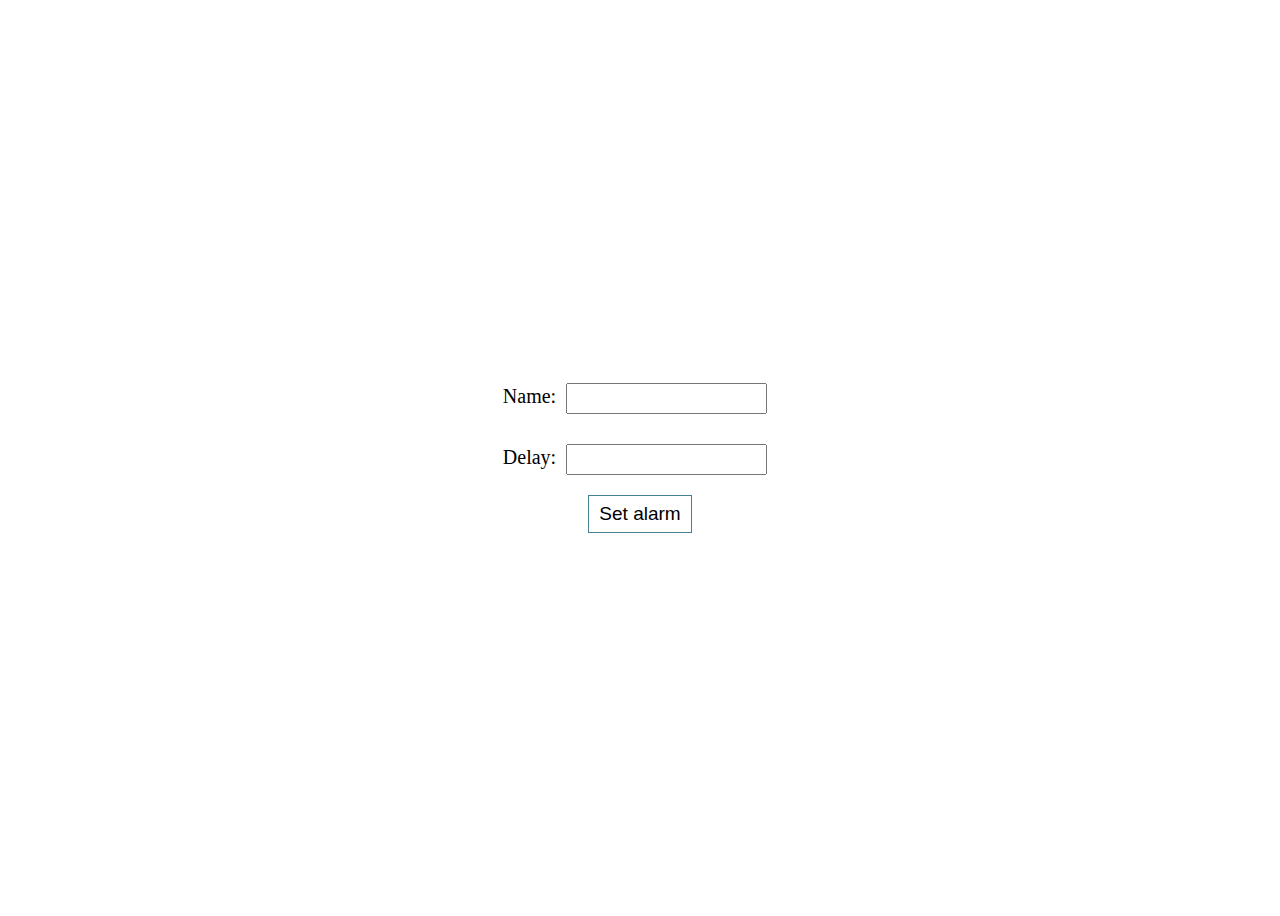
<file: alarm/index.html>
<!DOCTYPE html>
<html lang="en">
<head>
    <meta charset="UTF-8">
    <meta http-equiv="X-UA-Compatible" content="IE=edge">
    <meta name="viewport" content="width=device-width, initial-scale=1.0">
    <title>Document</title>
    <script src="app.js" defer> </script>

    <style>
        body{
            display: flex;
            justify-content: center;
            align-items: center;
            flex-direction: column;
            min-height: 100vh;
        }
        #set-alarm{
            padding: 7px 10px;
            background: transparent;
            border: 1px solid #458393;
            font-size: 19px;
            margin-bottom: 10px;
        }
        #output{
            font-size: 20px;
            font-weight: bold;
            text-transform: capitalize;
            color: #458393;
        }
        input{
            margin: 10px;
            margin-bottom: 20px;
            padding: 6px 10px;
        }
        label{
            font-size: 20px;
        }
    </style>
</head>
<body>
    
    <label>Name:<input type="text" id="name"> </label>
    <label>Delay:<input type="text" id="delay"> </label>
    <button id="set-alarm">Set alarm</button>
    <div id="output"></div>
</body>
</html>
</file>
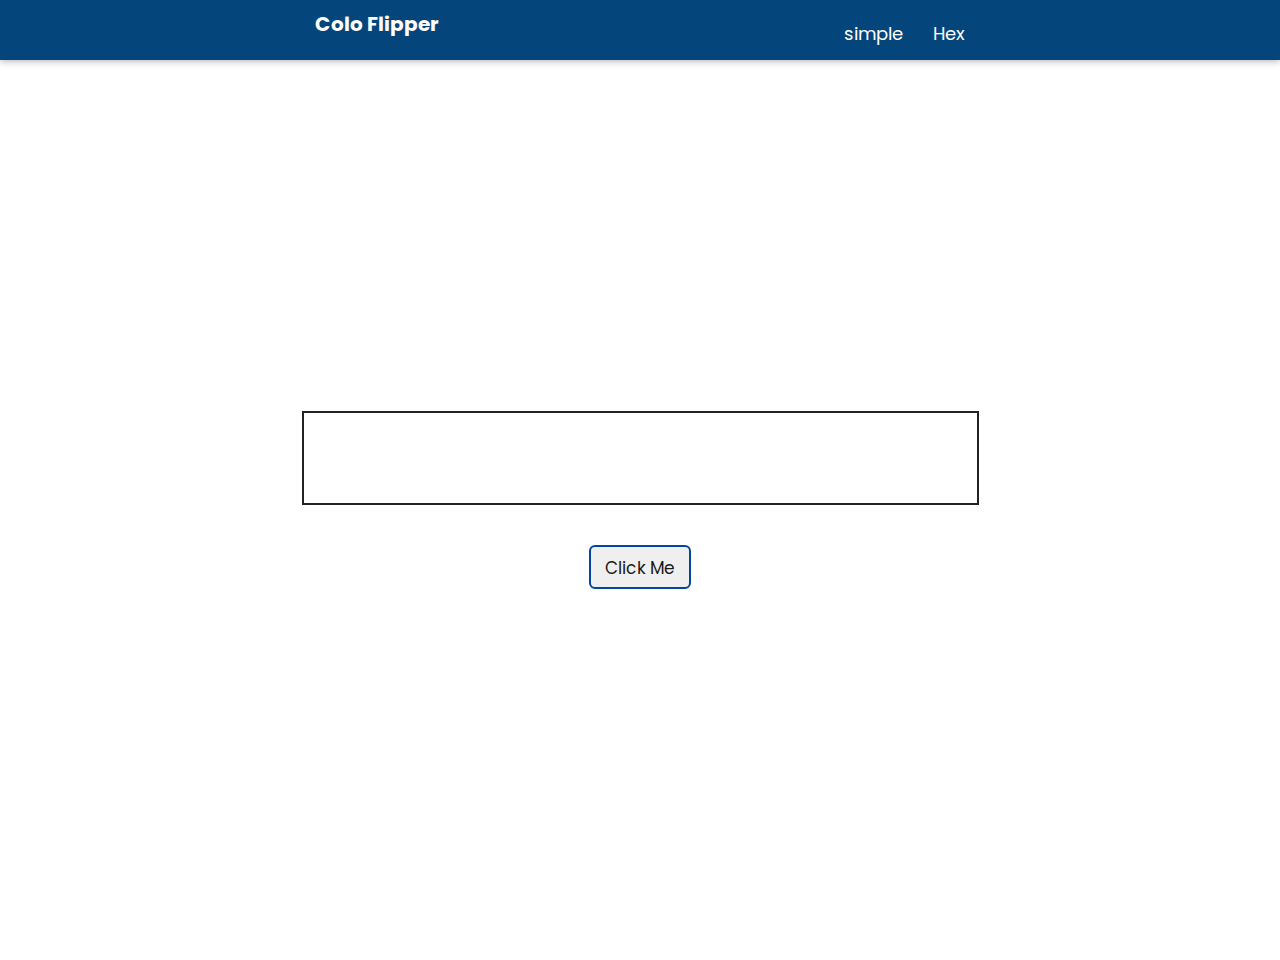
<file: color flipper/index.html>
<!DOCTYPE html>
<html lang="en">
<head>
    <meta charset="UTF-8">
    <meta http-equiv="X-UA-Compatible" content="IE=edge">
    <meta name="viewport" content="width=device-width, initial-scale=1.0">
    <link rel="stylesheet" href="style.css">
    <title>Color flipper</title>
    <script src="app.js" defer></script>
</head>
<body>
    <header>
        <nav>
            <div class="logo">Colo Flipper</div>
            <ul>
                <li><a href="index.html">simple</a></li>
                <li><a href="hex.html">Hex</a></li>
            </ul>
        </nav>
    </header>
        <main>
                <div class="background">background: <span class="color">#084939</span> </div>
                <button class="btn">Click Me</button>
        </main>


        
</body>
</html>
</file>
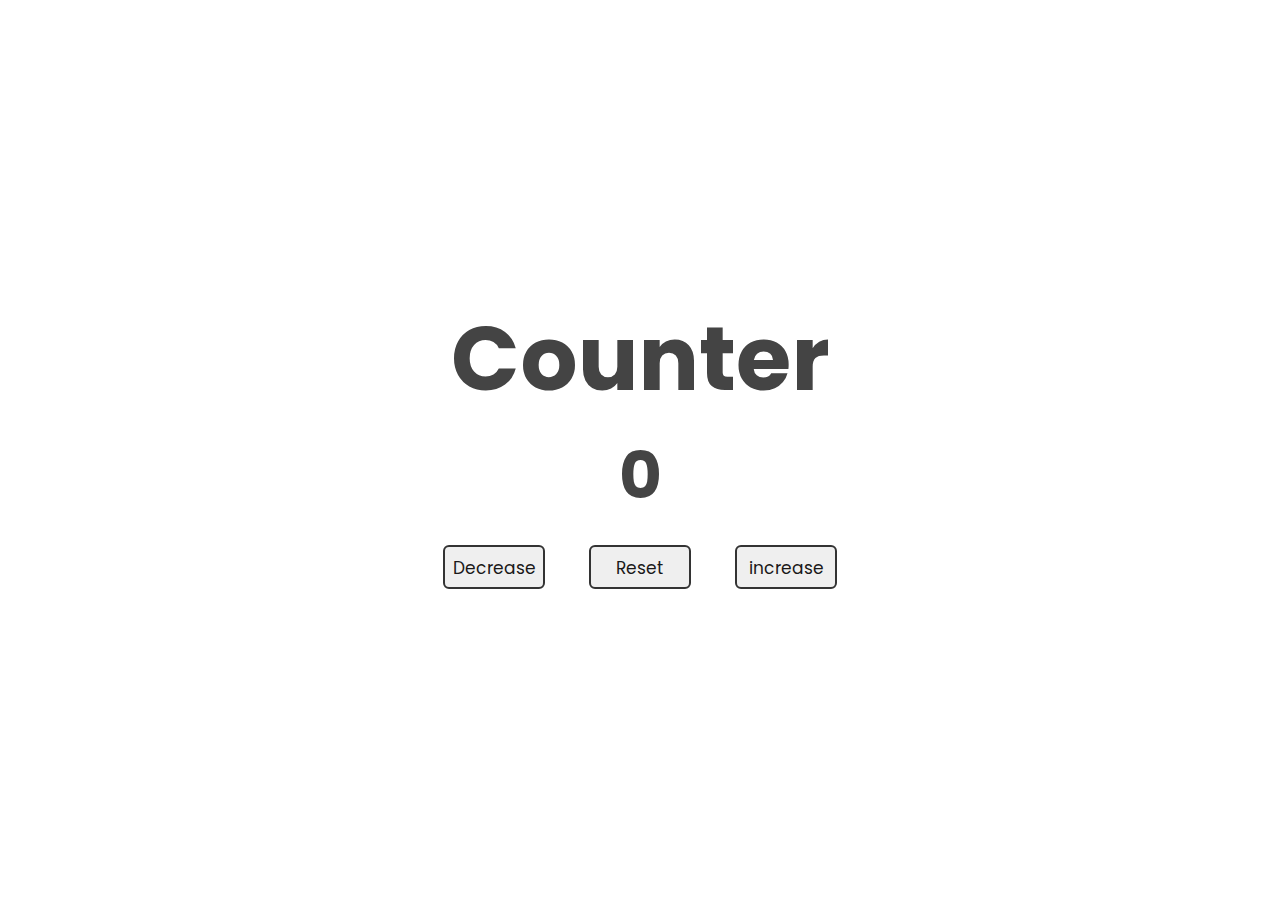
<file: counter/index.html>
<!DOCTYPE html>
<html lang="en">
<head>
    <meta charset="UTF-8">
    <meta http-equiv="X-UA-Compatible" content="IE=edge">
    <meta name="viewport" content="width=device-width, initial-scale=1.0">
    <link rel="stylesheet" href="styles.css">
    <title>counter</title>
</head>
<body>
    <div class="counter">
        <h1>Counter</h1>
        <span class="value">0</span>
        <div class="btns">
            <button class="btn decrease">Decrease</button>
            <button class="btn reset">Reset</button>
            <button class="btn increase">increase</button>
        </div>

    </div>

    <script src="app.js"></script>
</body>
</html>
</file>
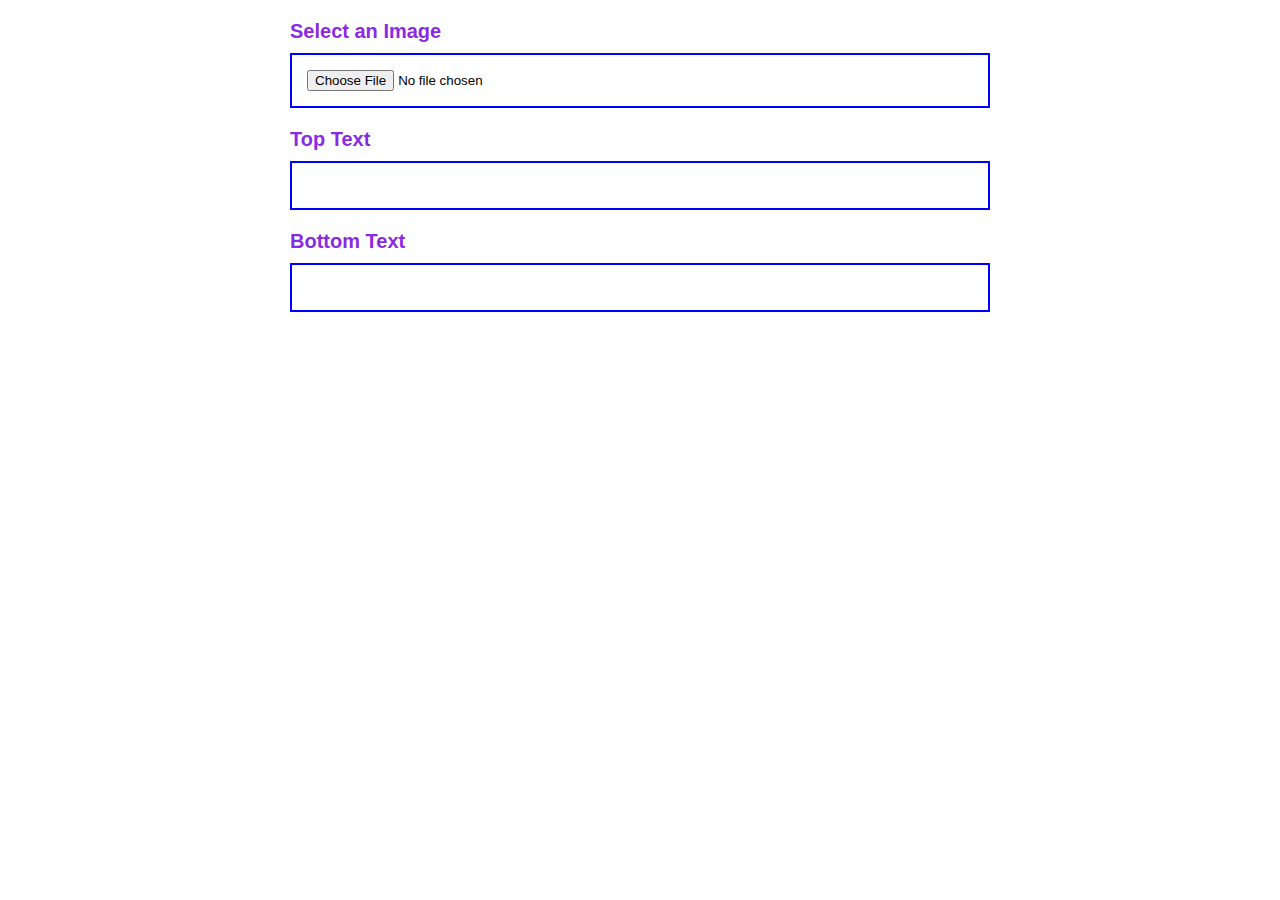
<file: meme generator/index.html>
<!DOCTYPE html>
<html lang="en">
<head>
    <meta charset="UTF-8">
    <meta http-equiv="X-UA-Compatible" content="IE=edge">
    <meta name="viewport" content="width=device-width, initial-scale=1.0">
    <link rel="stylesheet" href="style.css">
    <title>Document</title>
    <script src="app.js" defer></script>
</head>
<body>
    <div class="meme-generator">
        <label>Select an Image</label>
        <input type="file" id="imageFileInput">
        <label>Top Text</label>
        <input type="text" id="topTextInput">
        <label>Bottom Text</label>
        <input type="text" id="bottomTextInput">


        <canvas id="meme">
            
        </canvas>
    </div>
</body>
</html>
</file>
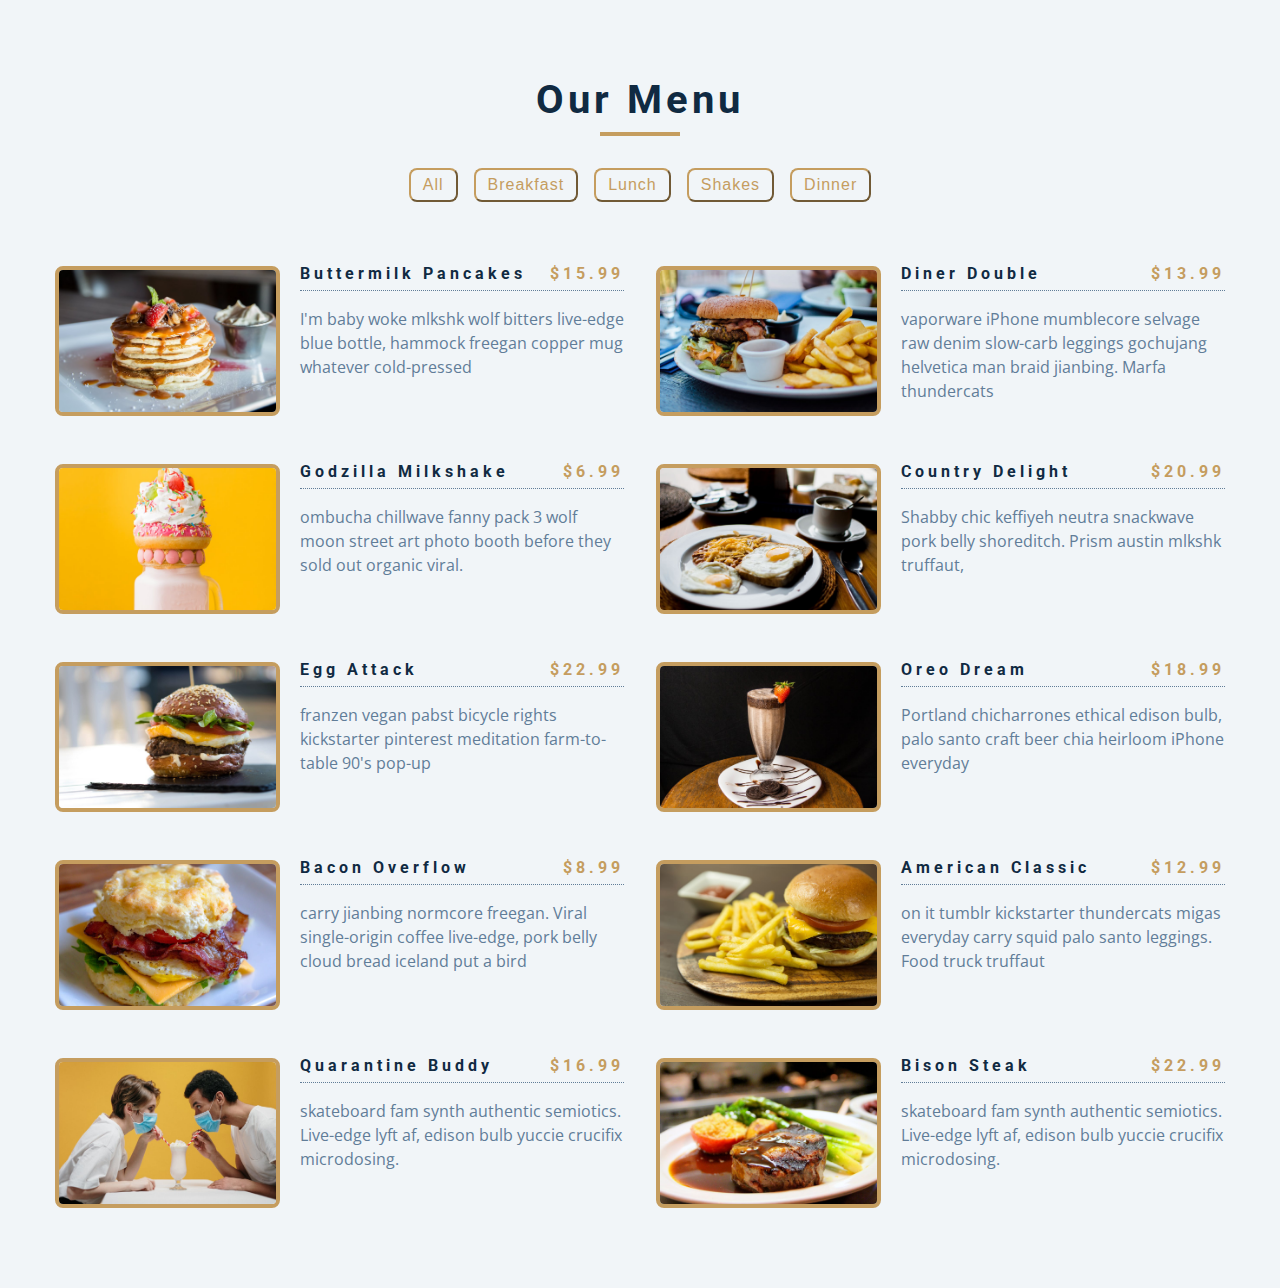
<file: menu/index.html>
<!DOCTYPE html>
<html lang="en">
  <head>
    <meta charset="UTF-8" />
    <meta name="viewport" content="width=device-width, initial-scale=1.0" />
    <title>Menu</title>
    <!-- font-awesome -->
    <link
      rel="stylesheet"
      href="https://cdnjs.cloudflare.com/ajax/libs/font-awesome/5.14.0/css/all.min.css"
    />
    <!-- styles -->
    <link rel="stylesheet" href="styles.css" />
  </head>
  <body>
    <section class="menu">
      <!-- title -->
      <div class="title">
        <h2>our menu</h2>
        <div class="underline"></div>
      </div>
      <!-- filter buttons -->
      <div class="btn-container">
        <!-- <button type="button" class="filter-btn" data-id="all">all</button>
        <button type="button" class="filter-btn" data-id="breakfast">
          breakfast
        </button>
        <button type="button" class="filter-btn" data-id="lunch">lunch</button>
        <button type="button" class="filter-btn" data-id="shakes">
          shakes
        </button> -->
      </div>
      <!-- menu items -->
      <div class="section-center">
        <!-- single item -->
        <article class="menu-item">
          <img src="./menu-item.jpeg" alt="menu item" class="photo" />
          <div class="item-info">
            <header>
              <h4>buttermilk pancakes</h4>
              <h4 class="price">$15</h4>
            </header>
            <p class="item-text">
              Lorem ipsum dolor sit amet consectetur adipisicing elit.
              Repudiandae, sint quam. Et reprehenderit fugiat nesciunt inventore
              laboriosam excepturi! Quo, officia.
            </p>
          </div>
        </article>
        <!-- end of single item -->
        <!-- single item -->
        <article class="menu-item">
          <img src="./menu-item.jpeg" alt="menu item" class="photo" />
          <div class="item-info">
            <header>
              <h4>buttermilk pancakes</h4>
              <h4 class="price">$15</h4>
            </header>
            <p class="item-text">
              Lorem ipsum dolor sit amet consectetur adipisicing elit.
              Repudiandae, sint quam. Et reprehenderit fugiat nesciunt inventore
              laboriosam excepturi! Quo, officia.
            </p>
          </div>
        </article>
        <!-- end of single item -->
        <!-- single item -->
        <article class="menu-item">
          <img src="./menu-item.jpeg" alt="menu item" class="photo" />
          <div class="item-info">
            <header>
              <h4>buttermilk pancakes</h4>
              <h4 class="price">$15</h4>
            </header>
            <p class="item-text">
              Lorem ipsum dolor sit amet consectetur adipisicing elit.
              Repudiandae, sint quam. Et reprehenderit fugiat nesciunt inventore
              laboriosam excepturi! Quo, officia.
            </p>
          </div>
        </article>
        <!-- end of single item -->
      </div>
    </section>
    <!-- javascript -->
    <script src="app.js"></script>
  </body>
</html>
</file>
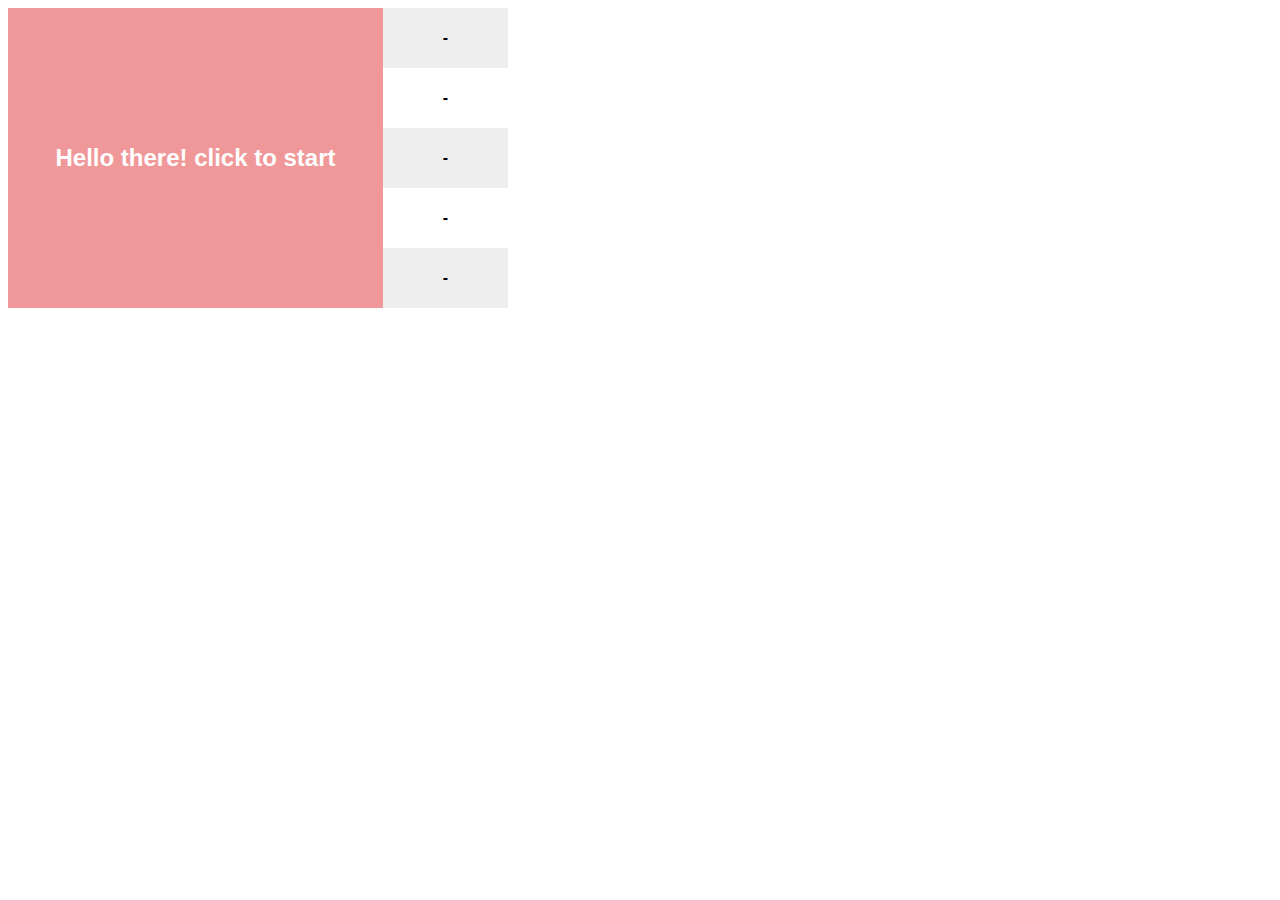
<file: reaction game/index.html>
<!DOCTYPE html>
<html lang="en">
<head>
    <meta charset="UTF-8">
    <meta http-equiv="X-UA-Compatible" content="IE=edge">
    <meta name="viewport" content="width=device-width, initial-scale=1.0">
    <link rel="stylesheet" href="styles.css">
    <title>Document</title>
    <script src="app.js" defer></script>
</head>
<body>
    <div id="app">
        <div class="click-area">
            <div class="display-text">Hello there! click to start</div>
        </div>
        <div class="recent-score">
            <div class="score">-</div>
            <div class="score">-</div>
            <div class="score">-</div>
            <div class="score">-</div>
            <div class="score">-</div>
        </div>
    </div>
</body>
</html>
</file>
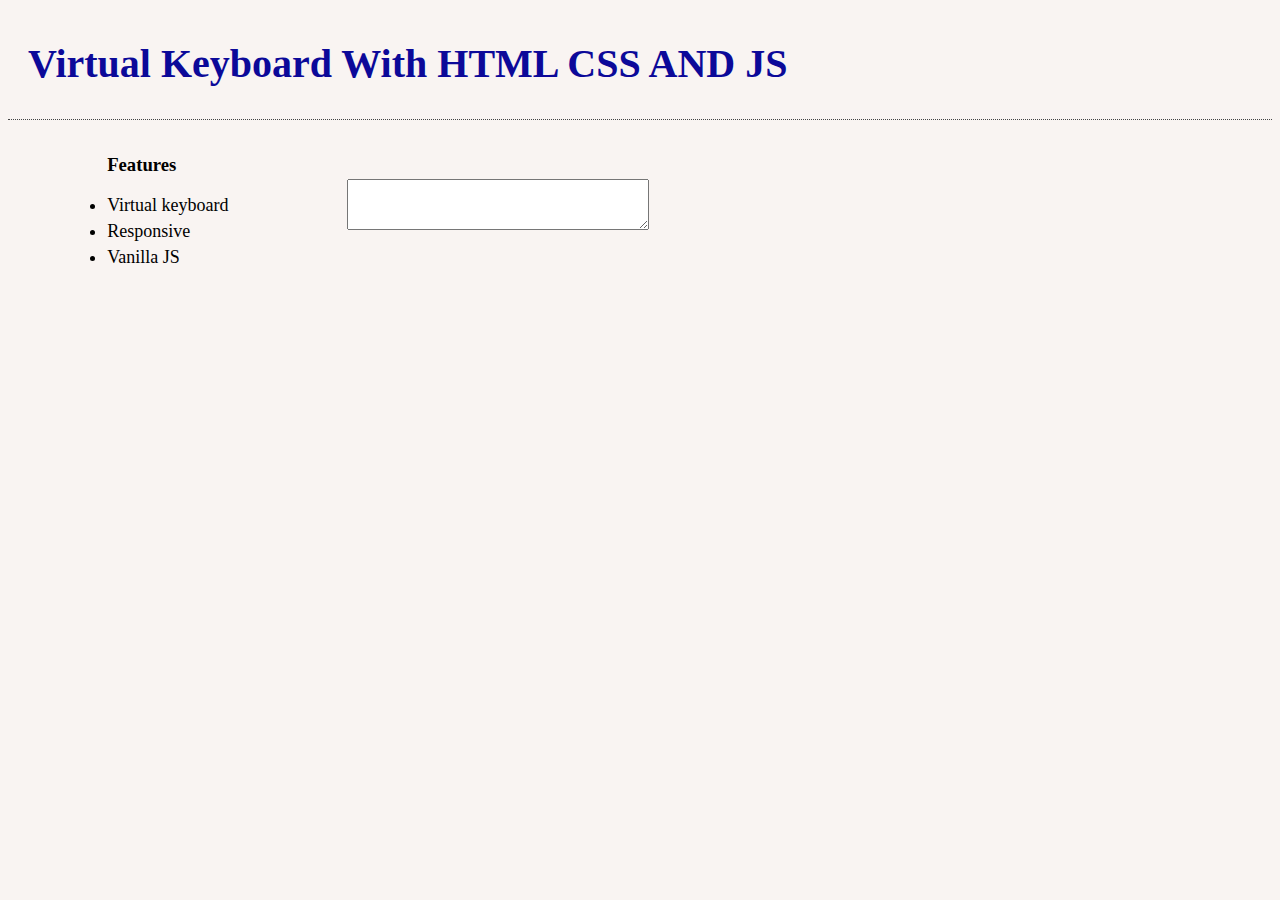
<file: virtual keyboard/index.html>
<!DOCTYPE html>
<html lang="en">
<head>
    <meta charset="UTF-8">
    <meta http-equiv="X-UA-Compatible" content="IE=edge">
    <meta name="viewport" content="width=device-width, initial-scale=1.0">
    <link href="https://fonts.googleapis.com/icon?family=Material+Icons"
      rel="stylesheet">
    <link rel="stylesheet" href="keyboard.css">
    <script src="keyboard.js" defer></script>
    <title>Document</title>
</head>
<body>
    <header>
        <h1>Virtual keyboard with HTML CSS AND JS</h1>
    </header>
    <div class="mid">
        <ul>
            <h3>Features</h3>
    <li>Virtual keyboard</li>
    <li>Responsive</li>
    <li>Vanilla JS </li>
</ul>
<textarea name="" id="" cols="35" rows="3"></textarea>
    </div>

<!-- <div class="keyboard">
    <div class="keyboard__keys">
        <button class="keyboard__key" type="button">a</button>
        <button type="button" class="keyboard__key keyboard__key--wide">
            <i class="material-icons">backspace</i>
        </button>
        <button type="button" class="keyboard__key keyboard__key--extra--wide">
            <i class="material-icons">space_bar</i>
        </button>
        <button type="button" class="keyboard__key keyboard__key--wide keyboard__key--activable">
            <i class="material-icons">keyboard_capslock</i>
        </button>
        <button type="button" class="keyboard__key keyboard__key--dark">
            <i class="material-icons">check_circle</i>
        </button>
    </div>
</div> -->
</body>
</html>
</file>
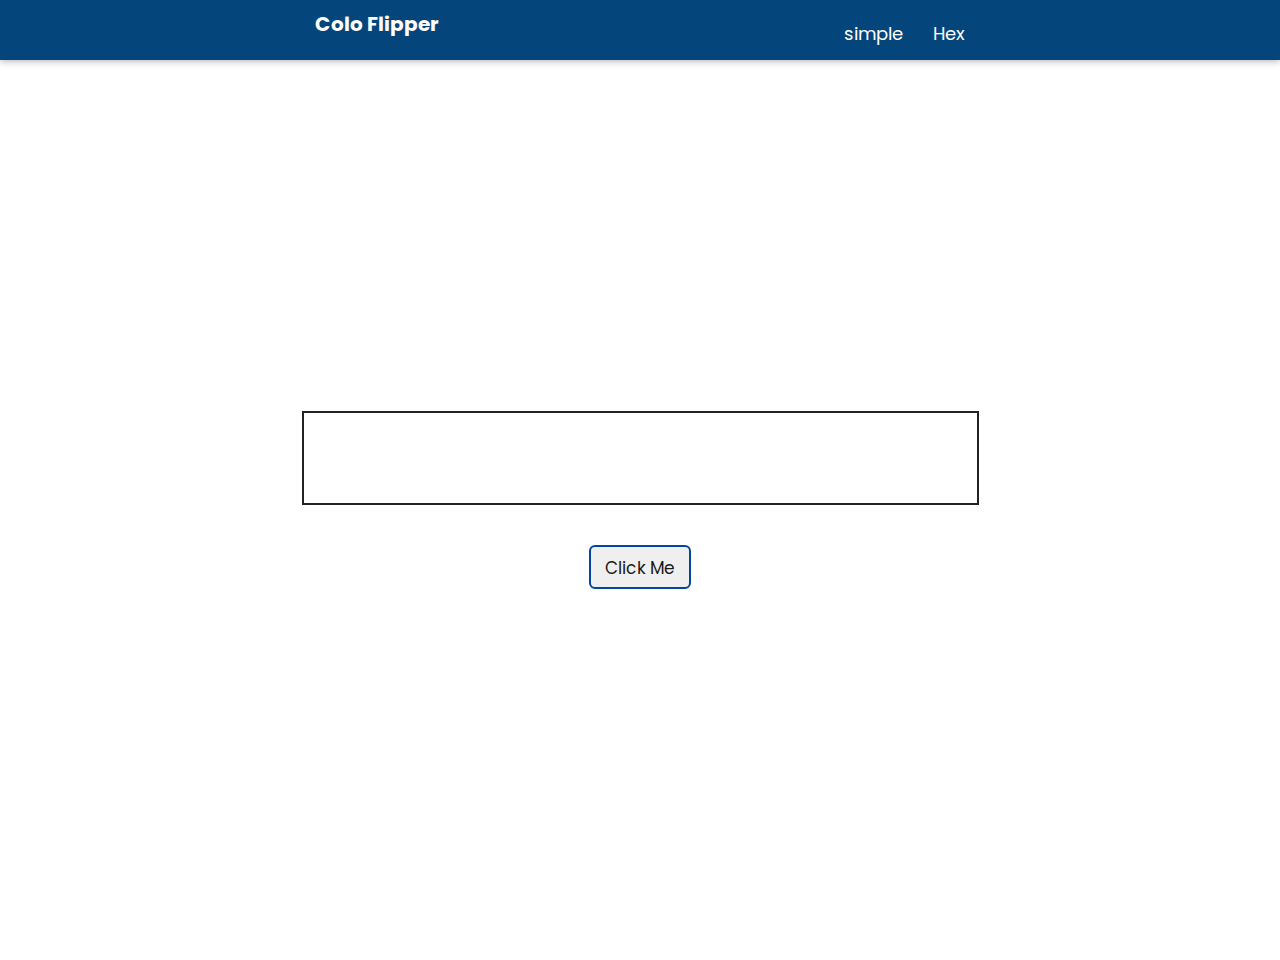
<file: color flipper/hex.html>
<!DOCTYPE html>
<html lang="en">
<head>
    <meta charset="UTF-8">
    <meta http-equiv="X-UA-Compatible" content="IE=edge">
    <meta name="viewport" content="width=device-width, initial-scale=1.0">
    <link rel="stylesheet" href="style.css">
    <title>hex</title>
</head>
<body>
    <header>
        <nav>
            <div class="logo">Colo Flipper</div>
            <ul>
                <li><a href="index.html">simple</a></li>
                <li><a href="hex.html">Hex</a></li>
            </ul>
        </nav>
    </header>
        <main>
                <div class="background">background: <span class="color">#084939</span> </div>
                <button class="btn">Click Me</button>
        </main>

        <script src="hex.js"></script>
</body>
</html>
</file>
<file: color flipper/style.css>
/* ====================
FONTS
================== */
@import url('https://fonts.googleapis.com/css2?family=Poppins:wght@100;200;300;400;500;600;700&display=swap');
/* ========================
VARIABLES
================== */
:root{
    --primary:#04467c;
    --btn-color:#044699;
    --text-color:#444;
    --text-color2:#fff;
}
/* =================
styles
============== */
*{
    margin: 0;
    padding: 0;
    box-sizing: border-box;
    font-family: 'Poppins', sans-serif;
}
body{
    position: relative;
    min-height: 100vh;
}
header{
    width: 100%;
    height: 60px;
    background: var(--primary);
    box-shadow: 0 0 8px rgba(0,0,0,0.4);
    color: #fff;
}
nav{
    margin: 0 auto;
    width: 80%;
    display: flex;
    justify-content: space-around;
    align-items: center;
}
header nav .logo{
    color: var(--text-color2);
    font-weight: 700;
    font-size: 20px;
}
header nav ul{
  margin-top: 20px;
 display: flex
}
header nav ul li{
    list-style: none;
}
header nav ul li a{
    text-decoration: none;
    margin-left: 30px;
    color: var(--text-color2);
    font-size:18px;
}
main{
    height: 100vh;
    display: flex;
    justify-content: center;
    align-items: center;
    flex-direction: column;
}
.background{
    background: transparent;
    border: 2px solid #222;
    font-size: 50px;
    text-transform: capitalize;
    letter-spacing: 0.1em;
    margin-bottom: 20px;
    color: var(--text-color2);
    padding: 7px 10px;
}
button {
    font-family: inherit;
    display: inline-block;
    width: 6em;
    height: 2.6em;
    line-height: 2.5em;
    overflow: hidden;
    margin: 20px;
    font-size: 17px;
    z-index: 1;
    color: rgb(26, 25, 25);
    border: 2px solid var(--btn-color);
    border-radius: 6px;
    position: relative;
  }
  
  button::before {
    position: absolute;
    content: "";
    background: var(--btn-color);
    width: 150px;
    height: 200px;
    z-index: -1;
    border-radius: 50%;
  }
  
  button:hover {
    color: white;
  }
  
  button:before {
    top: 100%;
    left: 100%;
    transition: .3s all;
  }
  
  button:hover::before {
    top: -30px;
    left: -30px;
  }
</file>
<file: counter/styles.css>
/* ====================
FONTS
================== */
@import url("https://fonts.googleapis.com/css2?family=Poppins:wght@100;200;300;400;500;600;700&display=swap");

* {
  margin: 0;
  padding: 0;
  box-sizing: border-box;
  font-family: "Poppins", sans-serif;
}
body{
  position: relative;
  min-height: 100vh;
  display: flex;
  justify-content: center;
  align-items: center;
}
.counter{
  max-width: 700px;
  display: grid;
  place-items: center;
}
.counter h1{
  font-size: 90px;
  color: #444;
}
.counter .value{
  font-size: 65px;
  font-weight: 700;
  color: #444;

}


button {
    font-family: inherit;
    display: inline-block;
    width: 6em;
    height: 2.6em;
    line-height: 2.5em;
    overflow: hidden;
    margin: 20px;
    font-size: 17px;
    z-index: 1;
    color: rgb(26, 25, 25);
    border: 2px solid #333;
    border-radius: 6px;
    position: relative;
  }
  
  button::before {
    position: absolute;
    content: "";
    background: #333;
    width: 150px;
    height: 200px;
    z-index: -1;
    border-radius: 50%;
  }
  
  button:hover {
    color: white;
  }
  
  button:before {
    top: 100%;
    left: 100%;
    transition: 0.3s all;
  }
  
  button:hover::before {
    top: -30px;
    left: -30px;
  }
</file>
<file: meme generator/style.css>
.meme-generator{
    margin: 20px auto;
    width: 700px;
    font-family: sans-serif;
}

.meme-generator label{
    display: block;
    font-weight: bold;
    margin-bottom: 10px;
    color: blueviolet;
    font-size: 20px;
}
.meme-generator input{
    width: 100%;
    box-sizing: border-box;
    margin-bottom: 20px;
    padding: 15px;
    border: 2px solid blue;
}
#meme{
    width: 100%;
}
</file>
<file: menu/styles.css>
/*
=============== 
Fonts
===============
*/
@import url("https://fonts.googleapis.com/css?family=Open+Sans|Roboto:400,700&display=swap");

/*
=============== 
Variables
===============
*/

:root {
  /* dark shades of primary color*/
  --clr-primary-1: hsl(205, 86%, 17%);
  --clr-primary-2: hsl(205, 77%, 27%);
  --clr-primary-3: hsl(205, 72%, 37%);
  --clr-primary-4: hsl(205, 63%, 48%);
  /* primary/main color */
  --clr-primary-5: #49a6e9;
  /* lighter shades of primary color */
  --clr-primary-6: hsl(205, 89%, 70%);
  --clr-primary-7: hsl(205, 90%, 76%);
  --clr-primary-8: hsl(205, 86%, 81%);
  --clr-primary-9: hsl(205, 90%, 88%);
  --clr-primary-10: hsl(205, 100%, 96%);
  /* darkest grey - used for headings */
  --clr-grey-1: hsl(209, 61%, 16%);
  --clr-grey-2: hsl(211, 39%, 23%);
  --clr-grey-3: hsl(209, 34%, 30%);
  --clr-grey-4: hsl(209, 28%, 39%);
  /* grey used for paragraphs */
  --clr-grey-5: hsl(210, 22%, 49%);
  --clr-grey-6: hsl(209, 23%, 60%);
  --clr-grey-7: hsl(211, 27%, 70%);
  --clr-grey-8: hsl(210, 31%, 80%);
  --clr-grey-9: hsl(212, 33%, 89%);
  --clr-grey-10: hsl(210, 36%, 96%);
  --clr-white: #fff;
  --clr-red-dark: hsl(360, 67%, 44%);
  --clr-red-light: hsl(360, 71%, 66%);
  --clr-green-dark: hsl(125, 67%, 44%);
  --clr-green-light: hsl(125, 71%, 66%);
  --clr-gold: #c59d5f;
  --clr-black: #222;
  --ff-primary: "Roboto", sans-serif;
  --ff-secondary: "Open Sans", sans-serif;
  --transition: all 0.3s linear;
  --spacing: 0.25rem;
  --radius: 0.5rem;
  --light-shadow: 0 5px 15px rgba(0, 0, 0, 0.1);
  --dark-shadow: 0 5px 15px rgba(0, 0, 0, 0.2);
  --max-width: 1170px;
  --fixed-width: 620px;
}
/*
=============== 
Global Styles
===============
*/

*,
::after,
::before {
  margin: 0;
  padding: 0;
  box-sizing: border-box;
}
body {
  font-family: var(--ff-secondary);
  background: var(--clr-grey-10);
  color: var(--clr-grey-1);
  line-height: 1.5;
  font-size: 0.875rem;
}
ul {
  list-style-type: none;
}
a {
  text-decoration: none;
}
img:not(.logo) {
  width: 100%;
}
img {
  display: block;
}

h1,
h2,
h3,
h4 {
  letter-spacing: var(--spacing);
  text-transform: capitalize;
  line-height: 1.25;
  margin-bottom: 0.75rem;
  font-family: var(--ff-primary);
}
h1 {
  font-size: 3rem;
}
h2 {
  font-size: 2rem;
}
h3 {
  font-size: 1.25rem;
}
h4 {
  font-size: 0.875rem;
}
p {
  margin-bottom: 1.25rem;
  color: var(--clr-grey-5);
}
@media screen and (min-width: 800px) {
  h1 {
    font-size: 4rem;
  }
  h2 {
    font-size: 2.5rem;
  }
  h3 {
    font-size: 1.75rem;
  }
  h4 {
    font-size: 1rem;
  }
  body {
    font-size: 1rem;
  }
  h1,
  h2,
  h3,
  h4 {
    line-height: 1;
  }
}
/*  global classes */

.btn {
  text-transform: uppercase;
  background: transparent;
  color: var(--clr-black);
  padding: 0.375rem 0.75rem;
  letter-spacing: var(--spacing);
  display: inline-block;
  transition: var(--transition);
  font-size: 0.875rem;
  border: 2px solid var(--clr-black);
  cursor: pointer;
  box-shadow: 0 1px 3px rgba(0, 0, 0, 0.2);
  border-radius: var(--radius);
}
.btn:hover {
  color: var(--clr-white);
  background: var(--clr-black);
}
/* section */
.section {
  padding: 5rem 0;
}

main {
  min-height: 100vh;
  display: grid;
  place-items: center;
}
/*
=============== 
Menu
===============
*/

.menu {
  padding: 5rem 0;
}
.title {
  text-align: center;
  margin-bottom: 2rem;
}
.underline {
  width: 5rem;
  height: 0.25rem;
  background: var(--clr-gold);
  margin-left: auto;
  margin-right: auto;
}
.btn-container {
  margin-bottom: 4rem;
  display: flex;
  justify-content: center;
}
.filter-btn {
  background: transparent;
  border-color: var(--clr-gold);
  font-size: 1rem;
  text-transform: capitalize;
  margin: 0 0.5rem;
  letter-spacing: 1px;
  border-radius: var(--radius);
  padding: 0.375rem 0.75rem;
  color: var(--clr-gold);
  cursor: pointer;
  transition: var(--transition);
}
.filter-btn:hover {
  background: var(--clr-gold);
  color: var(--clr-white);
}
.section-center {
  width: 90vw;
  margin: 0 auto;
  max-width: 1170px;
  display: grid;
  gap: 3rem 2rem;
  justify-items: center;
}
.menu-item {
  display: grid;
  gap: 1rem 2rem;
  max-width: 25rem;
}
.photo {
  object-fit: cover;
  height: 200px;
  border: 0.25rem solid var(--clr-gold);
  border-radius: var(--radius);
}
.item-info header {
  display: flex;
  justify-content: space-between;
  border-bottom: 0.5px dotted var(--clr-grey-5);
}
.item-info h4 {
  margin-bottom: 0.5rem;
}
.price {
  color: var(--clr-gold);
}
.item-text {
  margin-bottom: 0;
  padding-top: 1rem;
}

@media screen and (min-width: 768px) {
  .menu-item {
    grid-template-columns: 225px 1fr;
    gap: 0 1.25rem;
    max-width: 40rem;
  }
  .photo {
    height: 175px;
  }
}
@media screen and (min-width: 1200px) {
  .section-center {
    width: 95vw;
    grid-template-columns: 1fr 1fr;
  }
  .photo {
    height: 150px;
  }
}
</file>
<file: reaction game/styles.css>
#app{
    display: flex;
    width: 500px;
    height: 300px;
    font-family: sans-serif;
    font-weight: bold;
}
.click-area{
    flex-grow: 1;
    display: flex;
align-items: center;
background: #f09899;
}
.display-text{
    padding: 24px;
    width: 100%;
    text-align: center;
    font-size: 24px;
    color: #fff;
}
.recent-score{
    display: flex;
    flex-direction: column;
    width: 125px;
    flex-shrink: 0;
}
.score{
    flex-grow: 1;
    display: flex;
    align-items: center;
    justify-content: center;
    padding: 16px;
}

.score:nth-child(odd){
    background: #eeeeee;
}
</file>
<file: virtual keyboard/keyboard.css>
body{
    background: #f9f4f2;

}
header{
    padding: 5px 20px;
    border-bottom: 1px dotted #444;
}
header h1{
    color: #0c0999;
    font-size: 40px;
    text-transform: capitalize;
    font-weight: bold;

}
.mid{
    width: 700px;
    display: flex;
align-items: center;
justify-content: space-around;
}
ul li{
    margin: 5px 0;
    font-size: 18px;
}
.keyboard{
    position: fixed;
    left: 0;
    bottom: 0;
    width: 100%;
    /* max-width: 900px; */
    padding: 5px 0;
    background: #2a27b8;
    box-shadow:  0 0 50px rgba(0,0,0,0.45);
    user-select: none;
    transition:  bottom 0.4s;
    text-align: center;
}
.keyboard--hidden{
    bottom: -100%;
}
.keyboard__key{
    height: 45px;
    width: 6%;
    max-width: 90px;
    margin: 3px;
    border-radius: 4px;
    border: none;
    background: rgba(255,255,255,0.2);
    color: #fff;
    font-size: 1.05rem;
    outline: none;
    cursor: pointer;
    display: inline-flex;
    align-items: center;
    justify-content: center;
    vertical-align: top;
    padding: 0;
    -webkit-tap-highlight-color: transparent;
    position: relative;
}
.keyboard__key:active{
    background: rgba(255,255,255,0.12);
}
.keyboard__key--wide{
    width: 12%;
}
.keyboard__key--extra--wide{
    width: 36%;
    max-width: 500px;
}
.keyboard__key--activable::after
{
    content: "";
    top: 10px;
    right: 10px;
    position: absolute;
    width: 8px;
    height: 8px;
    border-radius: 50%;
    background: rgba(0,0,0,0.4);
}
.keyboard__key--active::after{
    background: #c4c114;
}
.keyboard__key--dark{
    background: rgba(0,0,0,0.25);
}
</file>
